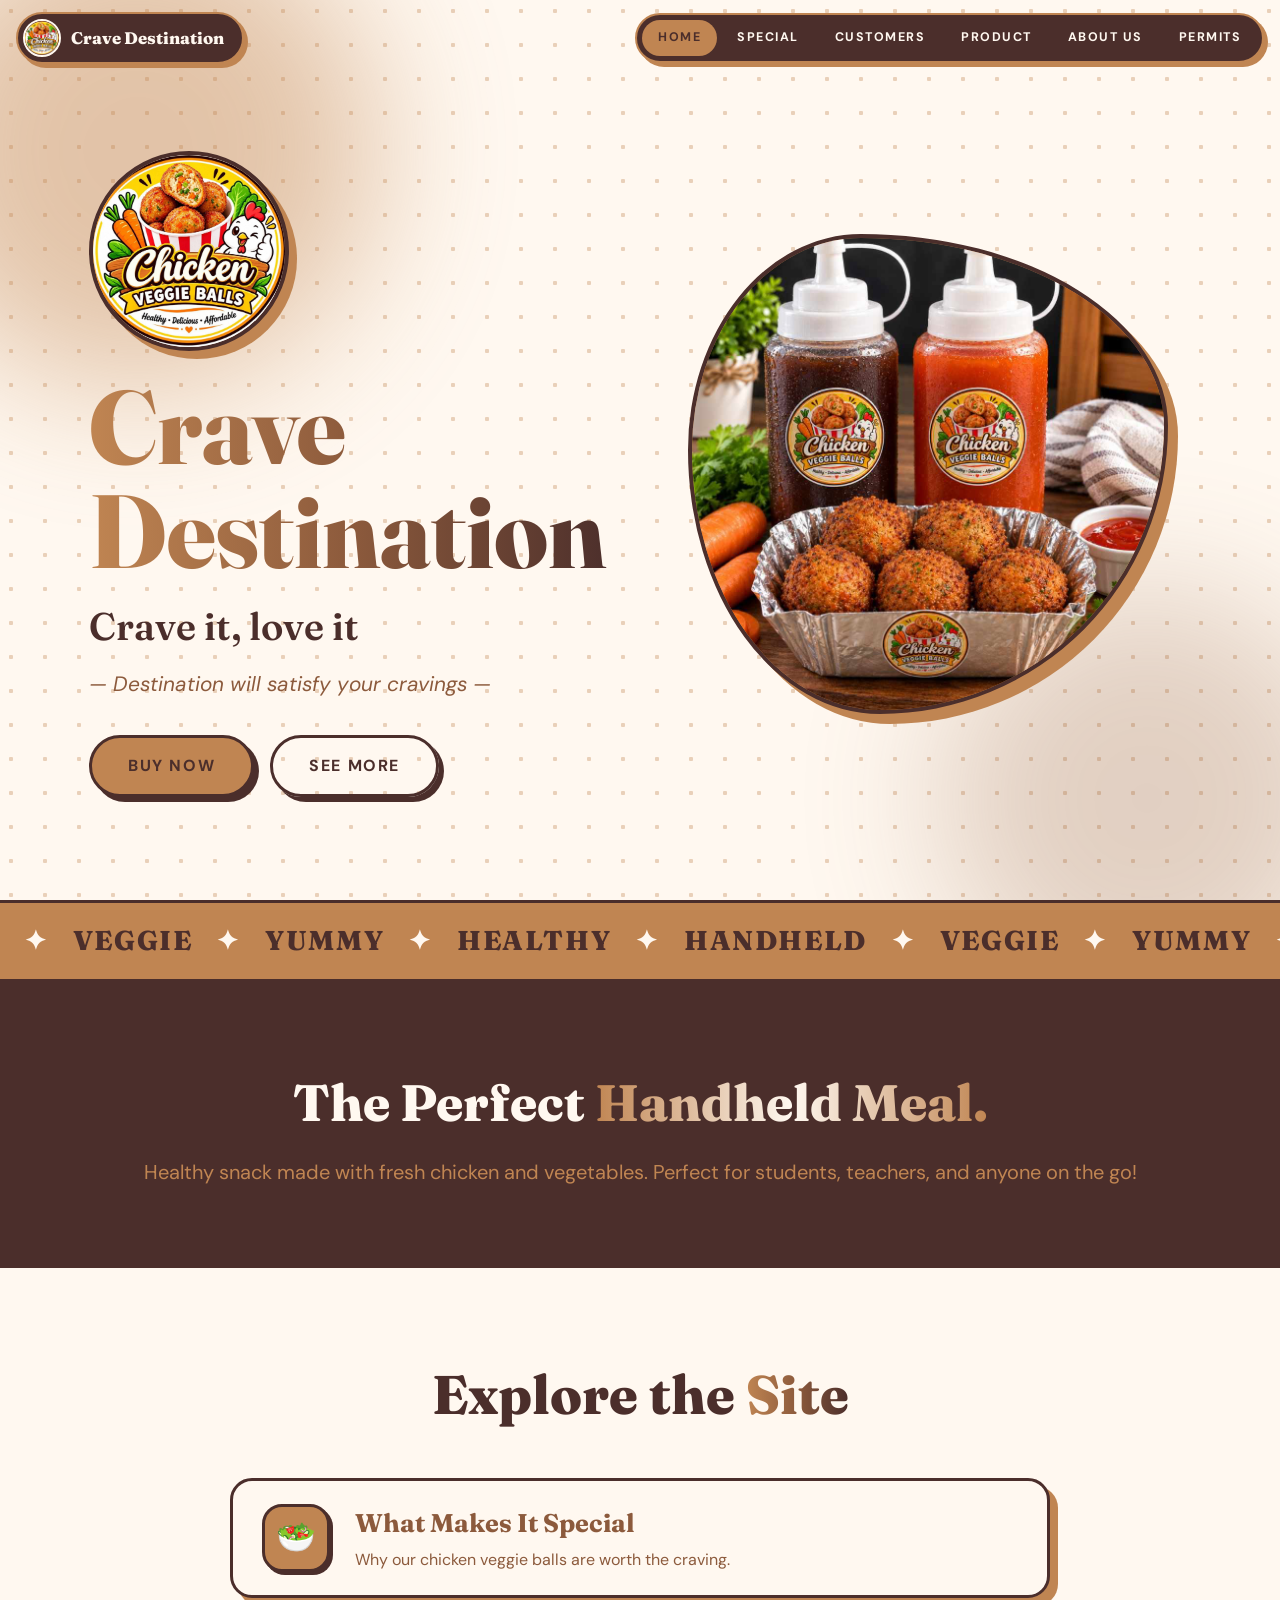
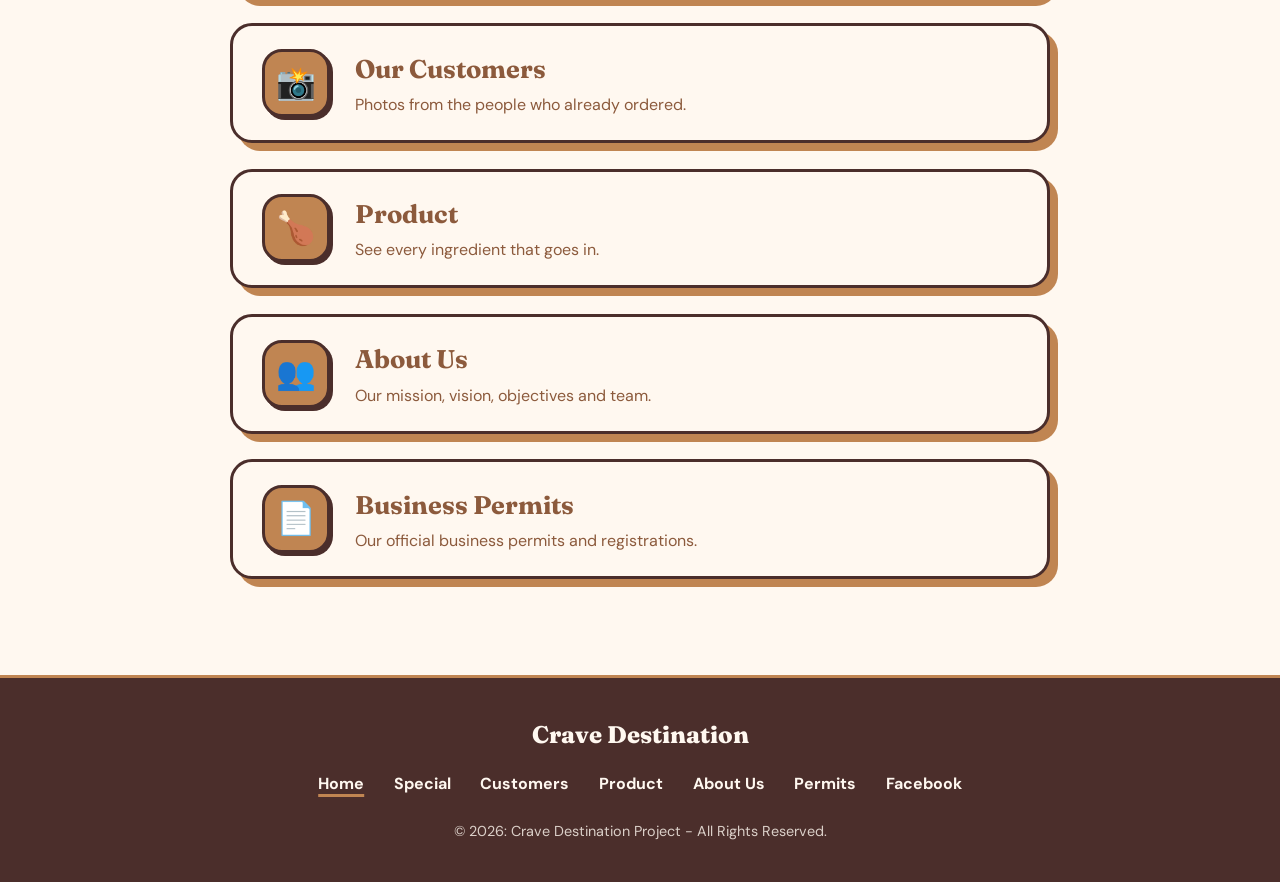
<file: index.html>
<!DOCTYPE html>
<html lang="en">
<head>
<meta charset="UTF-8">
<meta name="viewport" content="width=device-width, initial-scale=1.0">
<title>Crave Destination</title>
<link href="https://fonts.googleapis.com/css2?family=Fraunces:wght@600;800&family=DM+Sans:ital,wght@0,400;0,500;0,700;1,400&display=swap" rel="stylesheet">
<link rel="stylesheet" href="style.css">
</head>
<body data-page="home">

<a class="skip" href="#main">Skip to content</a>

<!-- Animated background -->
<div class="bg"><div class="dots"></div><div class="blob b1"></div><div class="blob b2"></div><div id="crumbs"></div></div>

<!-- Header + navigation: built from the "pages" list in content.js -->
<header class="site-head" id="site-head"></header>

<noscript><p class="center" style="padding:8rem 1rem">Please turn on JavaScript to view this site.</p></noscript>

<main id="main">
  <section class="hero"><div class="wrap g2" id="hero"></div></section>

  <div class="marquee" aria-hidden="true"><div id="marq"></div></div>

  <section class="s-choc center banner"><div class="wrap" id="banner"></div></section>

  <section id="explore"><div class="wrap" id="explore-list"></div></section>
</main>

<footer class="site-foot" id="footer"></footer>

<script src="content.js"></script>
<script src="script.js"></script>
</body>
</html>
</file>
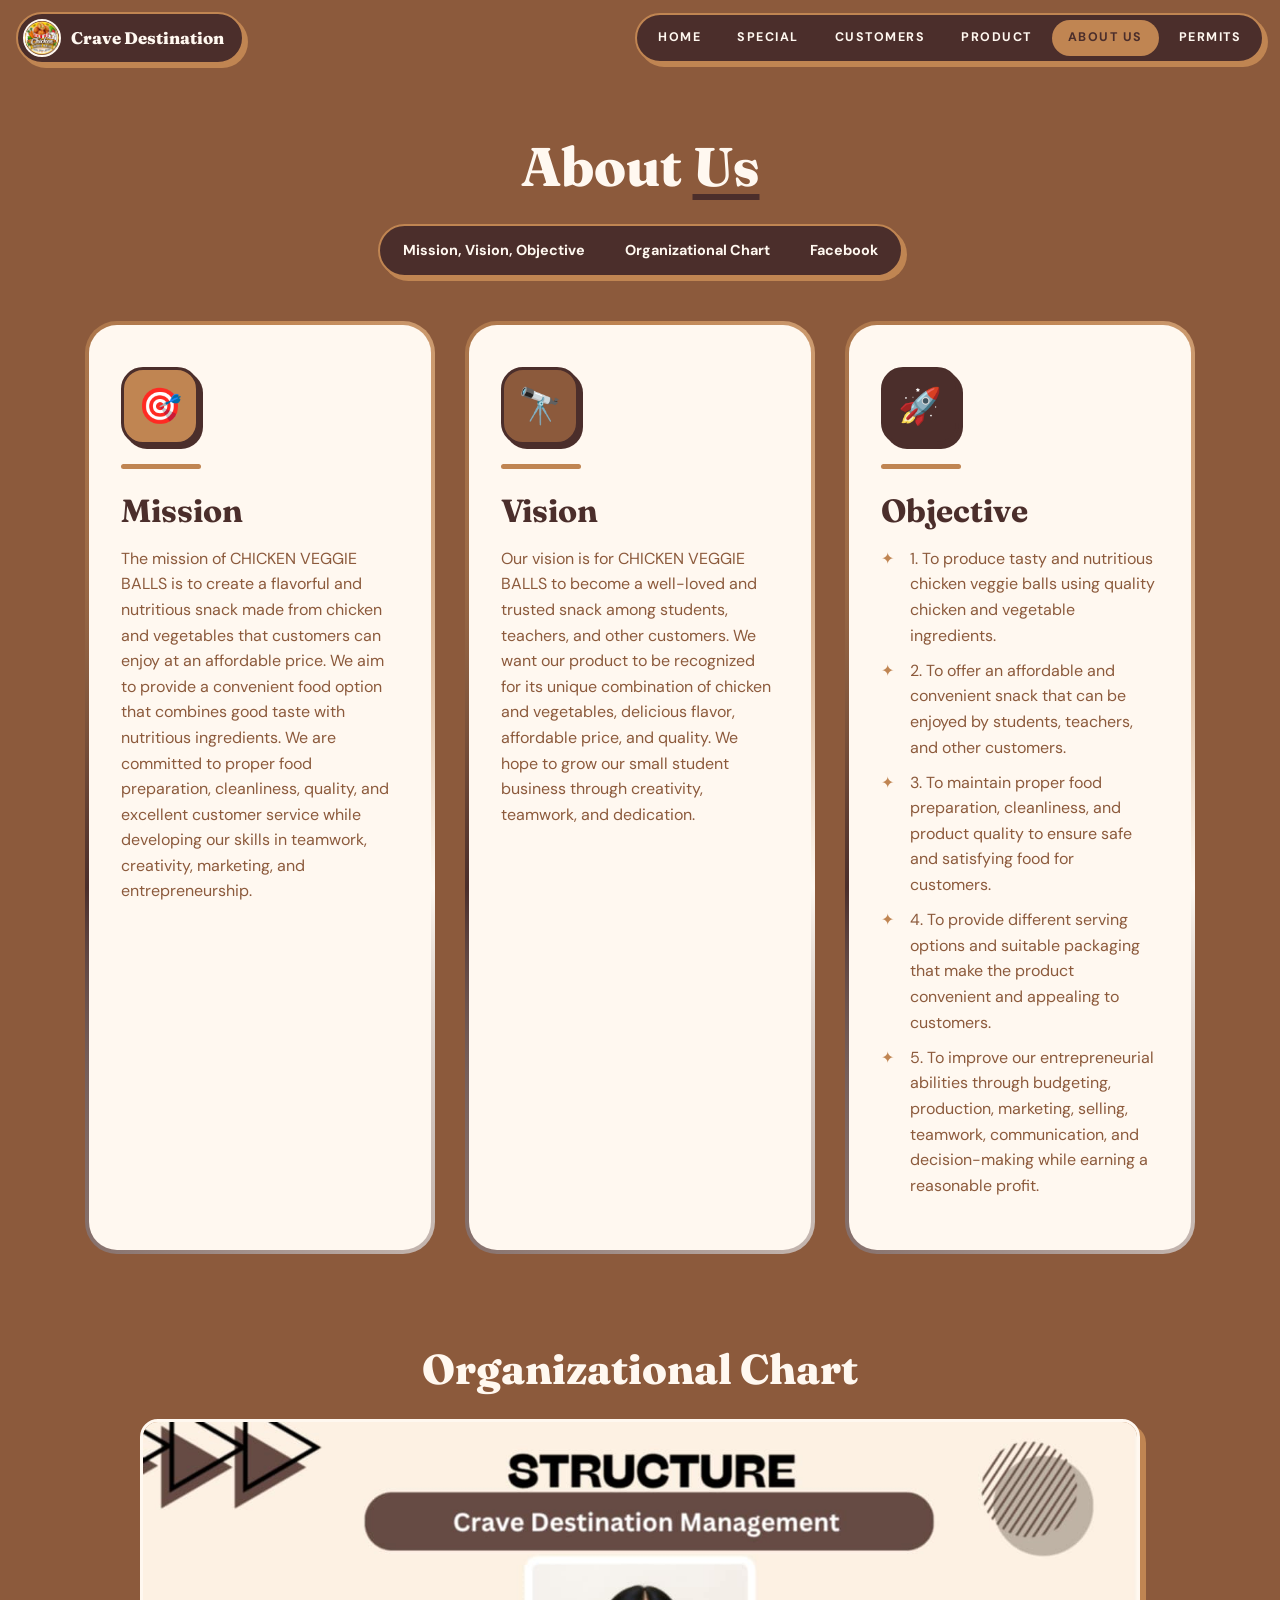
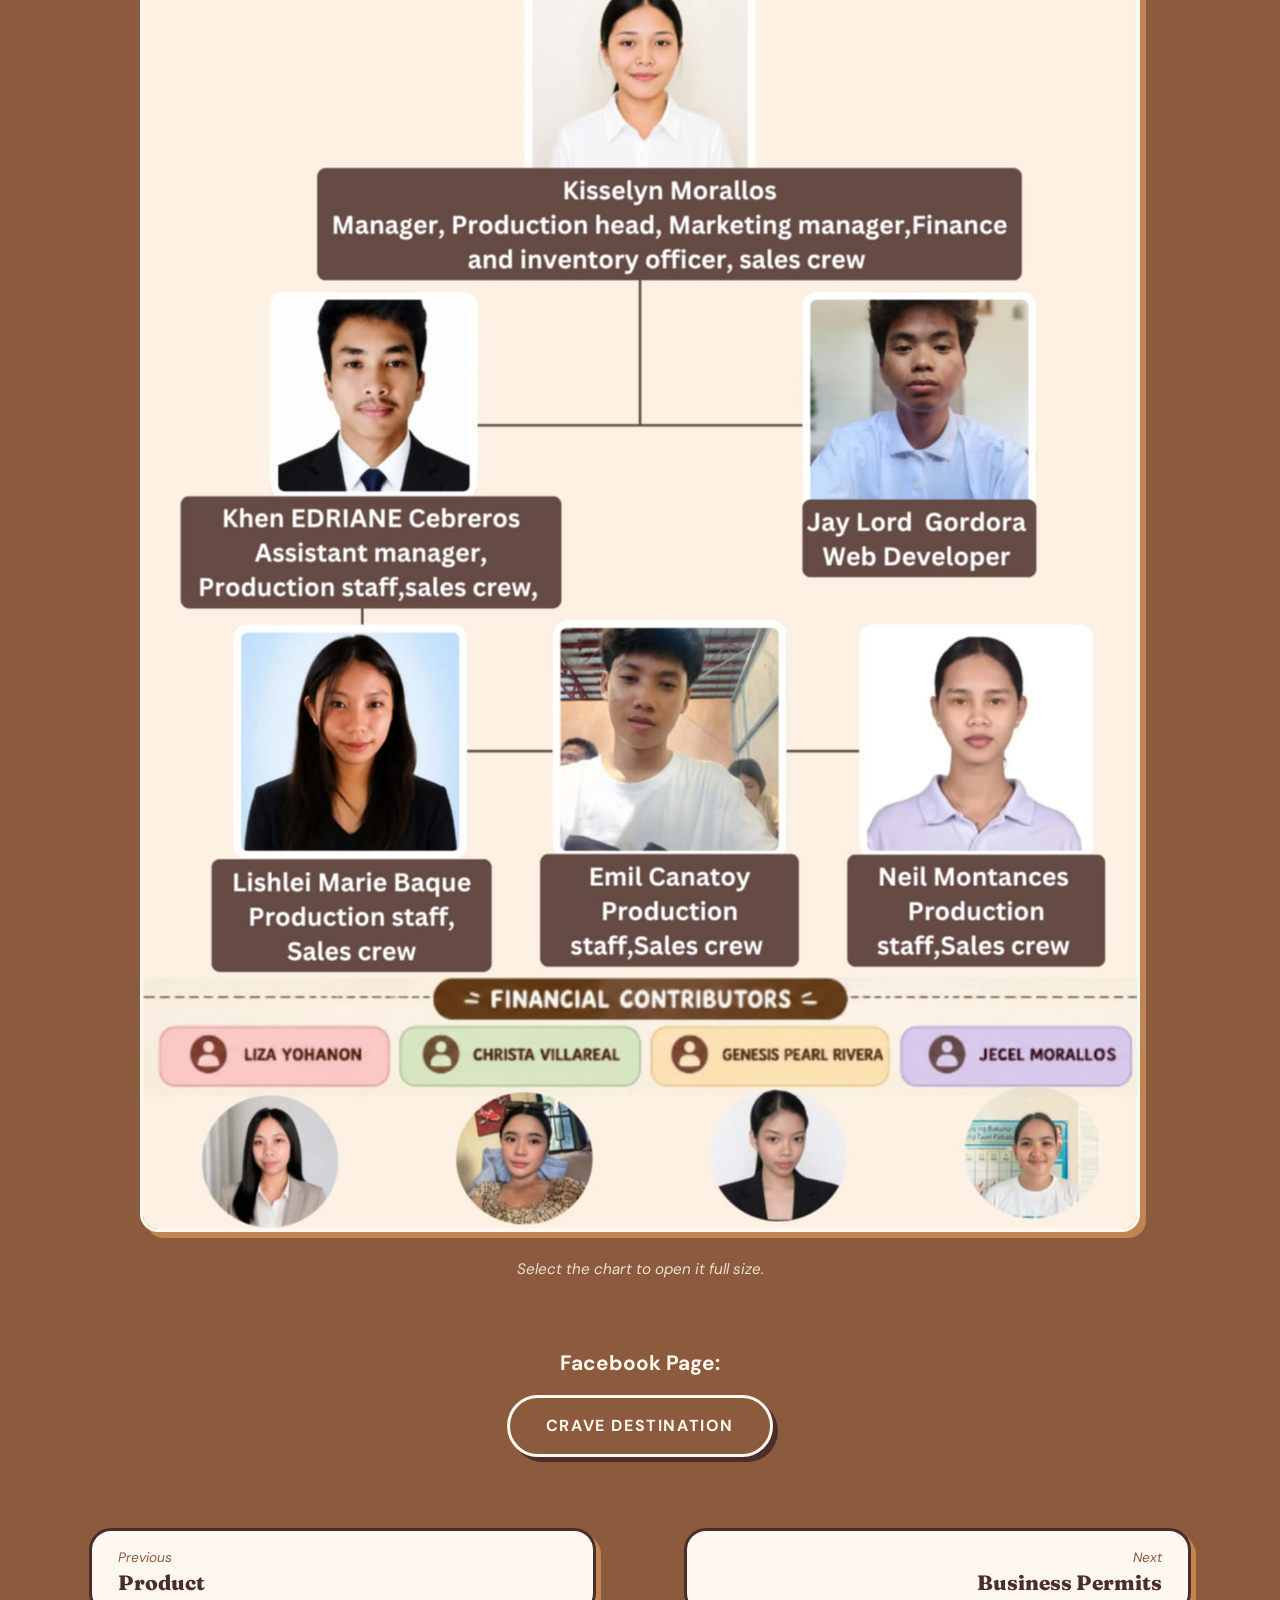
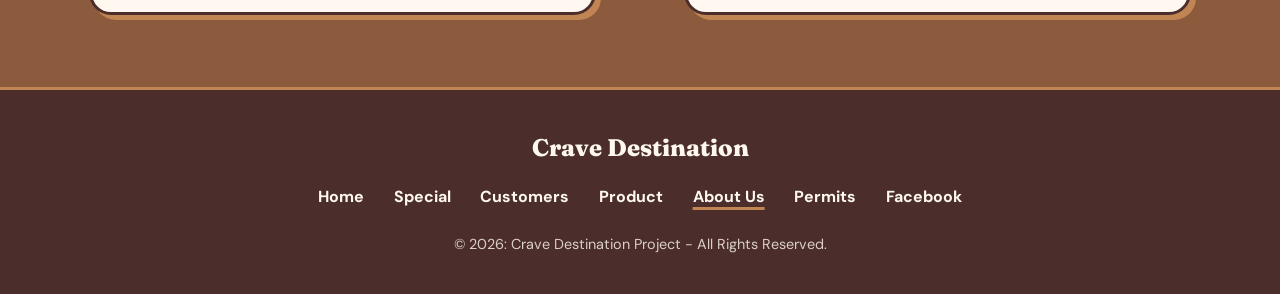
<file: about.html>
<!DOCTYPE html>
<html lang="en">
<head>
<meta charset="UTF-8">
<meta name="viewport" content="width=device-width, initial-scale=1.0">
<title>Crave Destination</title>
<link href="https://fonts.googleapis.com/css2?family=Fraunces:wght@600;800&family=DM+Sans:ital,wght@0,400;0,500;0,700;1,400&display=swap" rel="stylesheet">
<link rel="stylesheet" href="style.css">
</head>
<body data-page="about">

<a class="skip" href="#main">Skip to content</a>

<!-- Animated background -->
<div class="bg"><div class="dots"></div><div class="blob b1"></div><div class="blob b2"></div><div id="crumbs"></div></div>

<!-- Header + navigation: built from the "pages" list in content.js -->
<header class="site-head" id="site-head"></header>

<noscript><p class="center" style="padding:8rem 1rem">Please turn on JavaScript to view this site.</p></noscript>

<main id="main" class="s-brown">
  <section class="pg"><div class="wrap" id="content"></div></section>
  <nav class="pager" id="pager" aria-label="Previous and next page"></nav>
</main>

<footer class="site-foot" id="footer"></footer>

<script src="content.js"></script>
<script src="script.js"></script>
</body>
</html>
</file>
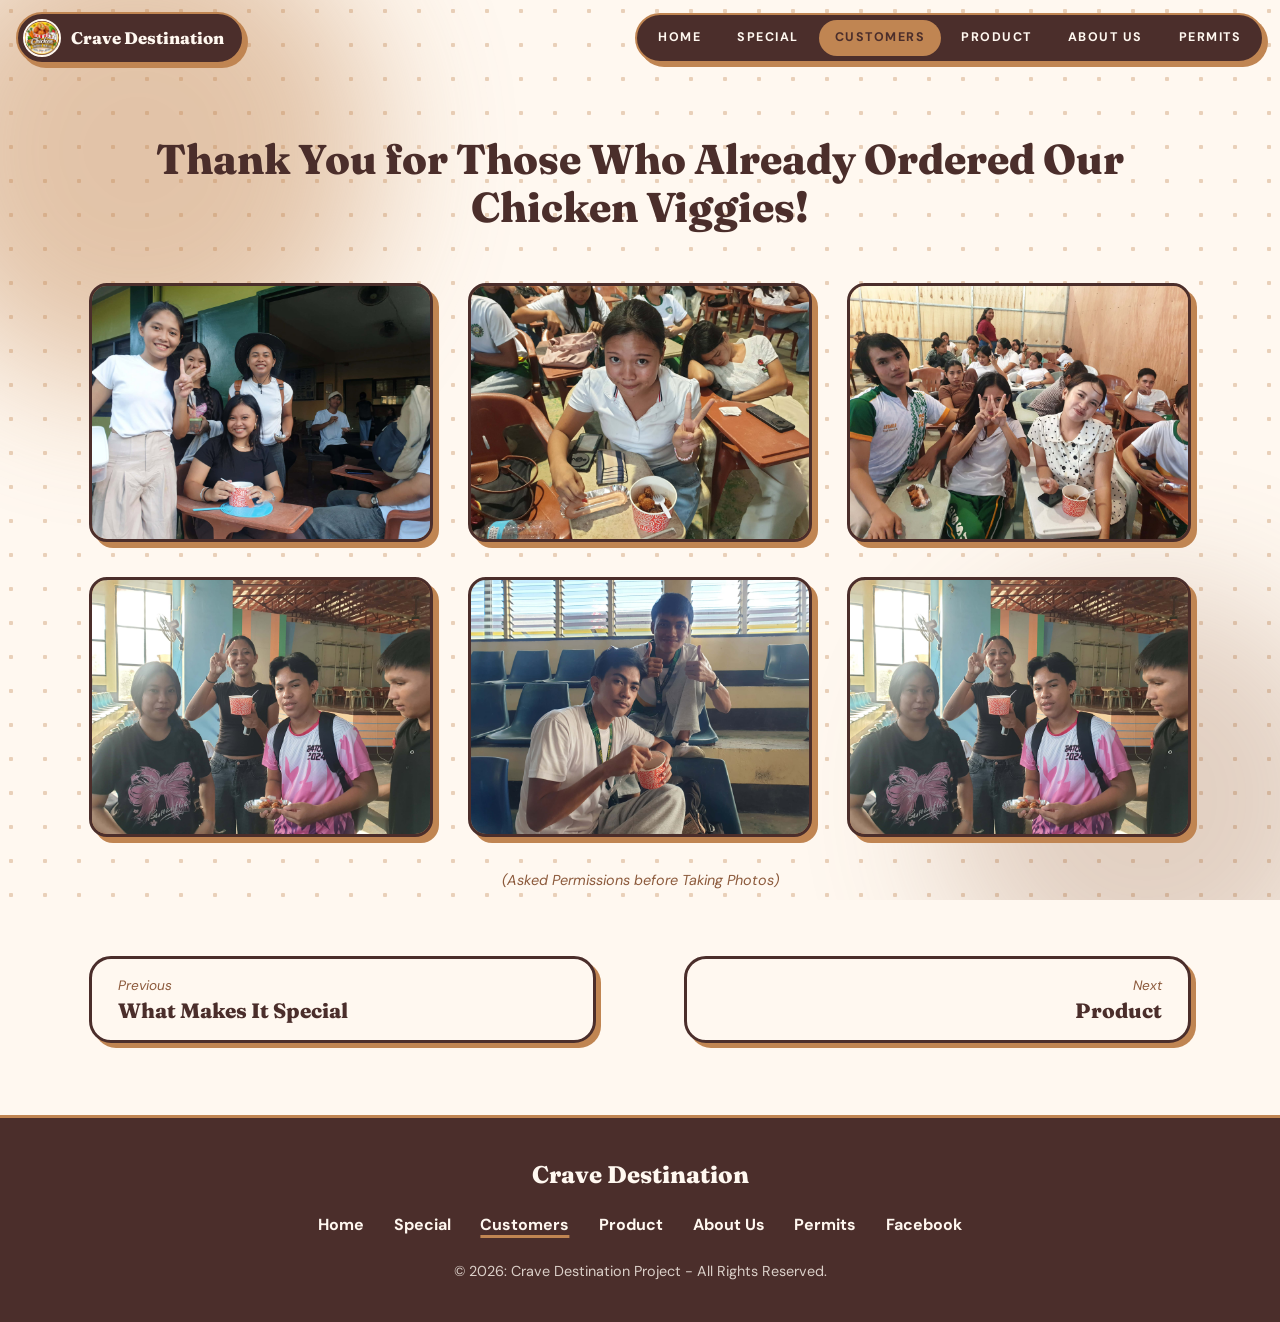
<file: customers.html>
<!DOCTYPE html>
<html lang="en">
<head>
<meta charset="UTF-8">
<meta name="viewport" content="width=device-width, initial-scale=1.0">
<title>Crave Destination</title>
<link href="https://fonts.googleapis.com/css2?family=Fraunces:wght@600;800&family=DM+Sans:ital,wght@0,400;0,500;0,700;1,400&display=swap" rel="stylesheet">
<link rel="stylesheet" href="style.css">
</head>
<body data-page="customers">

<a class="skip" href="#main">Skip to content</a>

<!-- Animated background -->
<div class="bg"><div class="dots"></div><div class="blob b1"></div><div class="blob b2"></div><div id="crumbs"></div></div>

<!-- Header + navigation: built from the "pages" list in content.js -->
<header class="site-head" id="site-head"></header>

<noscript><p class="center" style="padding:8rem 1rem">Please turn on JavaScript to view this site.</p></noscript>

<main id="main">
  <section class="pg"><div class="wrap" id="content"></div></section>
  <nav class="pager" id="pager" aria-label="Previous and next page"></nav>
</main>

<footer class="site-foot" id="footer"></footer>

<script src="content.js"></script>
<script src="script.js"></script>
</body>
</html>
</file>
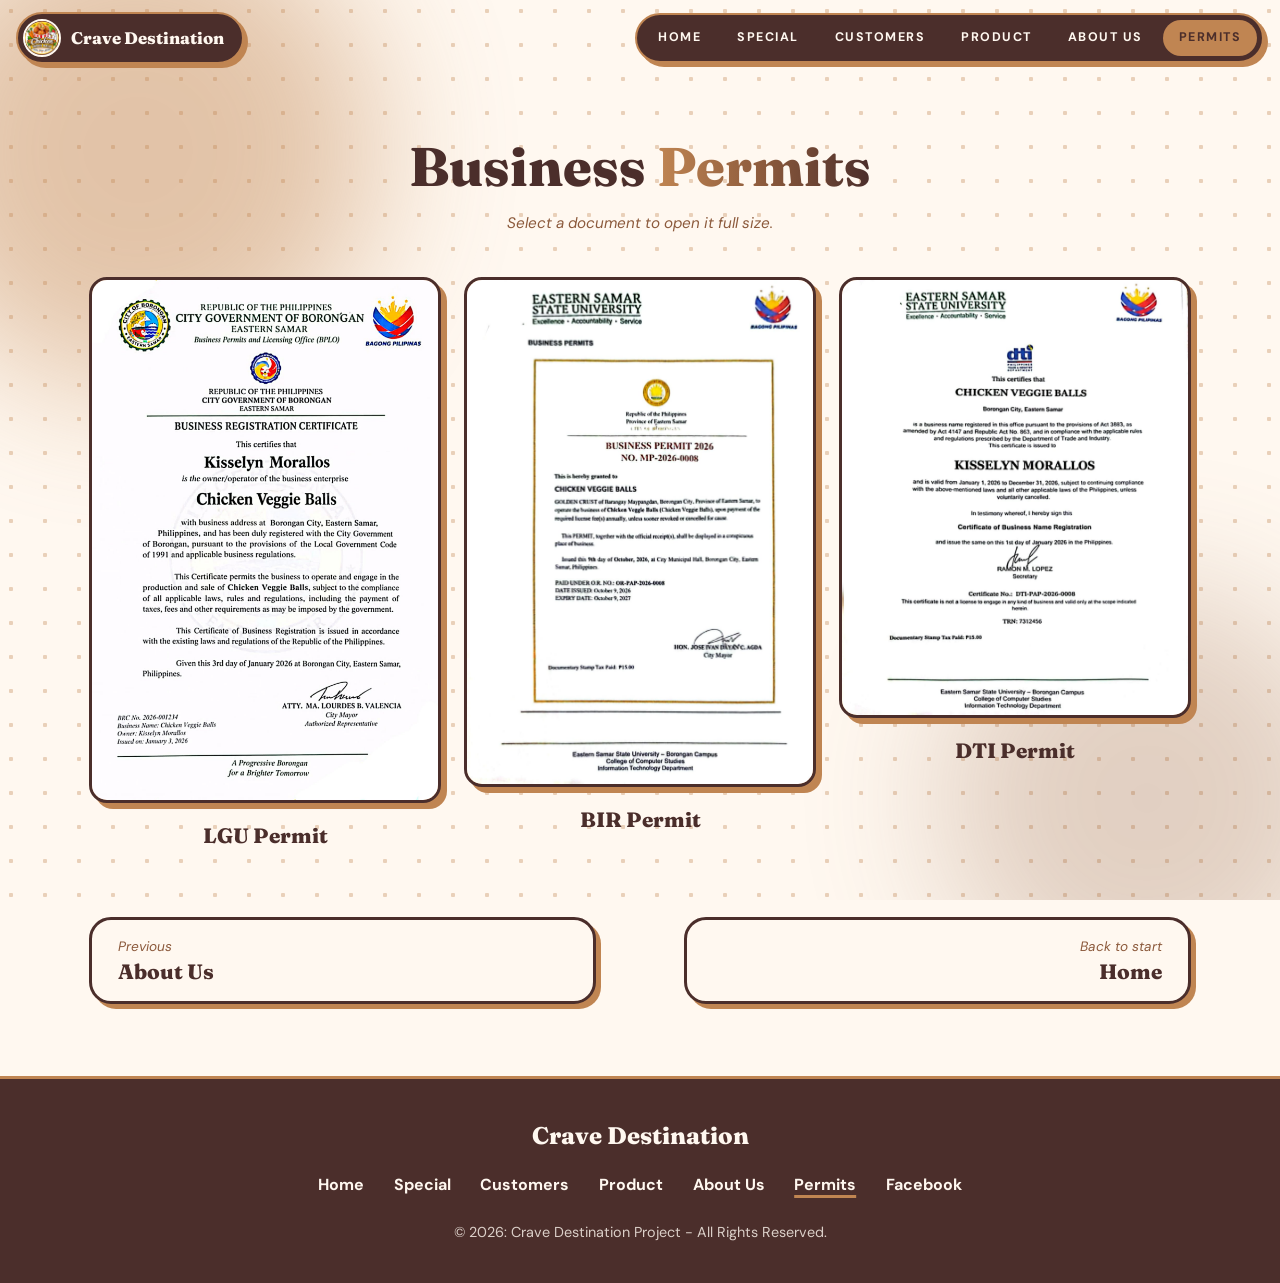
<file: permits.html>
<!DOCTYPE html>
<html lang="en">
<head>
<meta charset="UTF-8">
<meta name="viewport" content="width=device-width, initial-scale=1.0">
<title>Crave Destination</title>
<link href="https://fonts.googleapis.com/css2?family=Fraunces:wght@600;800&family=DM+Sans:ital,wght@0,400;0,500;0,700;1,400&display=swap" rel="stylesheet">
<link rel="stylesheet" href="style.css">
</head>
<body data-page="permits">

<a class="skip" href="#main">Skip to content</a>

<!-- Animated background -->
<div class="bg"><div class="dots"></div><div class="blob b1"></div><div class="blob b2"></div><div id="crumbs"></div></div>

<!-- Header + navigation: built from the "pages" list in content.js -->
<header class="site-head" id="site-head"></header>

<noscript><p class="center" style="padding:8rem 1rem">Please turn on JavaScript to view this site.</p></noscript>

<main id="main">
  <section class="pg"><div class="wrap" id="content"></div></section>
  <nav class="pager" id="pager" aria-label="Previous and next page"></nav>
</main>

<footer class="site-foot" id="footer"></footer>

<script src="content.js"></script>
<script src="script.js"></script>
</body>
</html>
</file>
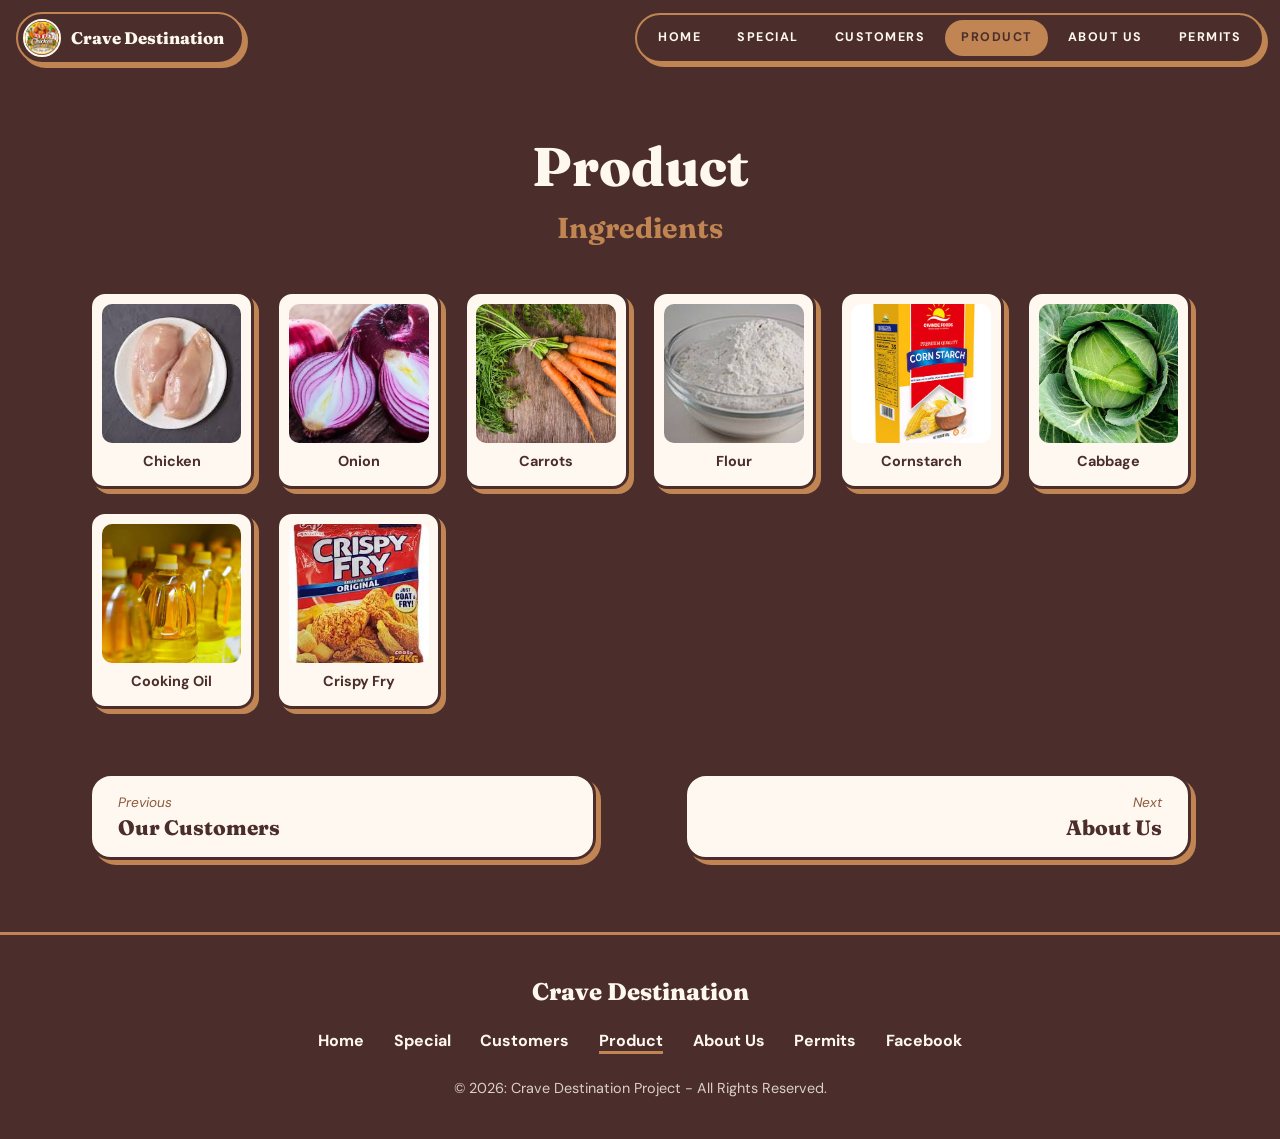
<file: product.html>
<!DOCTYPE html>
<html lang="en">
<head>
<meta charset="UTF-8">
<meta name="viewport" content="width=device-width, initial-scale=1.0">
<title>Crave Destination</title>
<link href="https://fonts.googleapis.com/css2?family=Fraunces:wght@600;800&family=DM+Sans:ital,wght@0,400;0,500;0,700;1,400&display=swap" rel="stylesheet">
<link rel="stylesheet" href="style.css">
</head>
<body data-page="product">

<a class="skip" href="#main">Skip to content</a>

<!-- Animated background -->
<div class="bg"><div class="dots"></div><div class="blob b1"></div><div class="blob b2"></div><div id="crumbs"></div></div>

<!-- Header + navigation: built from the "pages" list in content.js -->
<header class="site-head" id="site-head"></header>

<noscript><p class="center" style="padding:8rem 1rem">Please turn on JavaScript to view this site.</p></noscript>

<main id="main" class="s-choc">
  <section class="pg"><div class="wrap" id="content"></div></section>
  <nav class="pager" id="pager" aria-label="Previous and next page"></nav>
</main>

<footer class="site-foot" id="footer"></footer>

<script src="content.js"></script>
<script src="script.js"></script>
</body>
</html>
</file>
<file: style.css>
/* PALETTE (Color Hunt): cream #FFF8F0, caramel #C08552, brown #8C5A3C, chocolate #4B2E2B */
:root{--cream:#FFF8F0;--caramel:#C08552;--brown:#8C5A3C;--choc:#4B2E2B}
@property --ang{syntax:'<angle>';initial-value:0deg;inherits:false}
*{box-sizing:border-box;margin:0;padding:0}
html{scroll-behavior:smooth}
body{background:var(--cream);color:var(--choc);font-family:'DM Sans',sans-serif;line-height:1.6;overflow-x:hidden}
h1,h2,h3,.serif{font-family:'Fraunces',serif}
img{max-width:100%;display:block}
a{text-decoration:none;color:inherit}
ul{list-style:none}
.wrap{max-width:1150px;margin:0 auto;padding:0 1.5rem}
section{padding:6rem 0;scroll-margin-top:3rem}
.center{text-align:center}
.s-choc{background:var(--choc);color:var(--cream)}
.s-brown{background:var(--brown);color:var(--cream)}
.g3{display:grid;grid-template-columns:repeat(3,1fr);gap:2.2rem}
.g2{display:grid;grid-template-columns:1fr 1fr;gap:3rem;align-items:center}
.ingr{display:grid;grid-template-columns:repeat(auto-fill,minmax(140px,1fr));gap:1.4rem}
.gal{display:grid;grid-template-columns:repeat(4,1fr);gap:1.4rem}
.span2{grid-column:span 2}.ar34{aspect-ratio:3/4}.ar169{aspect-ratio:16/9}
.permits{display:grid;grid-template-columns:repeat(4,1fr);gap:1.4rem}
@media(max-width:850px){.g3,.g2{grid-template-columns:1fr}.gal,.permits{grid-template-columns:repeat(2,1fr)}}

/* ANIMATED BACKGROUND */
.bg{position:fixed;inset:0;z-index:-1;overflow:hidden;background:var(--cream)}
.dots{position:absolute;inset:-40px;background-image:radial-gradient(var(--caramel) 2px,transparent 2.5px);background-size:34px 34px;opacity:.35;animation:dots 8s linear infinite}
@keyframes dots{to{transform:translate(34px,34px)}}
.blob{position:absolute;border-radius:50%;filter:blur(70px);animation:drift 16s ease-in-out infinite alternate}
.b1{width:480px;height:480px;background:var(--caramel);opacity:.45;top:-10%;left:-8%}
.b2{width:420px;height:420px;background:var(--brown);opacity:.25;bottom:-12%;right:-6%;animation-duration:21s}
@keyframes drift{to{transform:translate(140px,90px) scale(1.25)}}
.crumb{position:absolute;bottom:-30px;border-radius:30%;background:var(--brown);animation:rise linear infinite}
@keyframes rise{to{transform:translateY(-115vh) rotate(360deg)}}


/* BUTTONS */
.btn{position:relative;display:inline-block;overflow:hidden;padding:15px 36px;border-radius:999px;background:var(--caramel);color:var(--choc);border:3px solid var(--choc);box-shadow:5px 5px 0 var(--choc);font-weight:700;letter-spacing:.1em;text-transform:uppercase;transition:transform .2s,box-shadow .2s,background .2s;animation:hop 3.5s ease-in-out infinite}
.btn::after{content:"";position:absolute;top:0;left:-70%;width:40%;height:100%;background:rgba(255,255,255,.55);transform:skewX(-22deg);transition:left .6s}
.btn:hover{transform:translate(-3px,-3px) scale(1.04);box-shadow:8px 8px 0 var(--choc);background:var(--cream);animation:none}
.btn:hover::after{left:140%}
.btn:active{transform:translate(3px,3px);box-shadow:1px 1px 0 var(--choc)}
@keyframes hop{0%,85%,100%{transform:none}90%{transform:translateY(-8px)}95%{transform:translateY(0)}}
.btn-ghost{background:transparent;animation:none}
.btn-ghost:hover{background:var(--choc);color:var(--cream)}
.s-brown .btn,.s-choc .btn{border-color:var(--cream);box-shadow:5px 5px 0 var(--choc)}
.s-brown .btn-ghost{color:var(--cream)}
.s-brown .btn-ghost:hover{background:var(--cream);color:var(--choc)}

/* GENERIC */
.title{font-size:clamp(2rem,5vw,3.4rem);font-weight:800;text-align:center;margin-bottom:3.2rem;line-height:1.15}
.grad{background:linear-gradient(90deg,var(--caramel),var(--brown),var(--choc),var(--brown),var(--caramel));background-size:200%;-webkit-background-clip:text;background-clip:text;color:transparent;animation:flow 6s linear infinite}
.s-choc .grad{background-image:linear-gradient(90deg,var(--caramel),var(--cream),var(--caramel),var(--cream),var(--caramel));background-size:200%;-webkit-background-clip:text;background-clip:text}
.s-brown .grad{background:none;color:var(--cream);animation:none;text-decoration:underline;text-decoration-color:var(--choc);text-decoration-thickness:6px;text-underline-offset:8px}
@keyframes flow{to{background-position:200% 0}}
.reveal{opacity:0;transform:translateY(40px);transition:opacity .8s,transform .8s}
.reveal.in{opacity:1;transform:none}
.float{animation:float 5s ease-in-out infinite}
@keyframes float{50%{transform:translateY(-14px) rotate(2deg)}}
.card{background:var(--cream);color:var(--choc);border:3px solid var(--choc);border-radius:22px;box-shadow:8px 8px 0 var(--caramel);padding:2.4rem;transition:transform .3s,box-shadow .3s}
.card:hover{transform:translate(-5px,-5px);box-shadow:13px 13px 0 var(--caramel)}
.card h3{font-size:1.6rem;margin-bottom:.7rem;color:var(--brown)}
.photo{border:3px solid var(--choc);border-radius:18px;overflow:hidden;box-shadow:6px 6px 0 var(--caramel);transition:transform .3s,box-shadow .3s;background:var(--caramel)}
.s-choc .photo,.s-brown .photo{border-color:var(--cream);box-shadow:6px 6px 0 var(--caramel)}
.photo img{width:100%;height:100%;object-fit:cover;transition:transform .6s}
.photo:hover{transform:translate(-4px,-4px);box-shadow:10px 10px 0 var(--caramel)}
.photo:hover img{transform:scale(1.08)}
.hero{min-height:100vh;display:flex;align-items:center;padding:7rem 0 4rem}
.logo{height:200px;width:200px;border-radius:50%;object-fit:cover;transform-origin:center;background:#fff;border:4px solid var(--choc);box-shadow:8px 8px 0 var(--caramel);margin-bottom:1.5rem}
.hero h1{font-size:clamp(3.4rem,9vw,6.5rem);font-weight:800;line-height:1;margin-bottom:.8rem}
.blobimg{aspect-ratio:1;max-width:480px;margin:auto;overflow:hidden;border:4px solid var(--choc);box-shadow:10px 10px 0 var(--caramel);background:var(--caramel);border-radius:36% 64% 60% 40%/45% 40% 60% 55%;animation:morph 9s ease-in-out infinite,float 6s ease-in-out infinite}
.blobimg img{width:100%;height:100%;object-fit:cover}
@keyframes morph{50%{border-radius:60% 40% 35% 65%/60% 55% 45% 40%}}
.ingr .card{padding:.6rem;text-align:center;box-shadow:5px 5px 0 var(--caramel);border-radius:16px}
.ingr .card img{width:100%;aspect-ratio:1;object-fit:cover;border-radius:10px}
.ingr .card p{font-weight:700;font-size:.9rem;margin:.4rem 0 .2rem}

/* MARQUEE */
.marquee{overflow:hidden;white-space:nowrap;padding:1rem 0;background:var(--caramel);border-block:3px solid var(--choc)}
.marquee div{display:inline-block;animation:scroll 24s linear infinite;font-family:'Fraunces',serif;font-size:1.7rem;font-weight:800;text-transform:uppercase;letter-spacing:.06em;color:var(--choc)}
.marquee span{margin:0 1.5rem;color:var(--cream)}
@keyframes scroll{to{transform:translateX(-50%)}}

/* MISSION / VISION / OBJECTIVE */
.mvo-grid{display:grid;grid-template-columns:repeat(3,1fr);gap:2.4rem;text-align:left;margin-bottom:6rem;perspective:1000px}
@media(max-width:850px){.mvo-grid{grid-template-columns:1fr}}
.mvo{position:relative;isolation:isolate;padding:2.6rem 2rem;border-radius:28px;color:var(--choc);transition:transform .35s;transform-style:preserve-3d}
.mvo::before{content:"";position:absolute;inset:-4px;z-index:-2;border-radius:32px;background:conic-gradient(from var(--ang),var(--caramel),var(--cream),var(--choc),var(--caramel));animation:spin 4s linear infinite}
.mvo::after{content:"";position:absolute;inset:0;z-index:-1;border-radius:28px;background:var(--cream)}
@keyframes spin{to{--ang:360deg}}
.mvo:hover{transform:translateY(-10px) scale(1.03)}
.mvo .ico{width:78px;height:78px;border-radius:22px;display:grid;place-items:center;font-size:2.2rem;margin-bottom:1.2rem;background:var(--caramel);border:3px solid var(--choc);box-shadow:4px 4px 0 var(--choc);animation:bob 3s ease-in-out infinite}
.mvo:nth-child(2) .ico{animation-delay:.4s;background:var(--brown)}
.mvo:nth-child(3) .ico{animation-delay:.8s;background:var(--choc)}
@keyframes bob{50%{transform:translateY(-10px) rotate(-6deg)}}
.mvo h3{font-size:2rem;margin-bottom:.6rem;color:var(--choc)}
.mvo p,.mvo li{color:var(--brown)}
.mvo .bar{height:5px;width:0;border-radius:5px;background:var(--caramel);margin-bottom:1rem;transition:width 1.4s .3s}
.mvo.in .bar{width:80px}
.mvo li{position:relative;padding-left:1.8rem;margin:.6rem 0;opacity:0;transform:translateX(-20px);transition:.6s}
.mvo li::before{content:"✦";position:absolute;left:0;color:var(--caramel);animation:twinkle 2s infinite}
@keyframes twinkle{50%{opacity:.3;transform:scale(1.4)}}
.mvo.in li{opacity:1;transform:none}
.mvo.in li:nth-child(1){transition-delay:.3s}.mvo.in li:nth-child(2){transition-delay:.55s}.mvo.in li:nth-child(3){transition-delay:.8s}

footer{background:var(--choc);color:var(--cream);text-align:center;padding:2rem 1rem}
@media (prefers-reduced-motion:reduce){*{animation:none!important;transition:none!important}.reveal,.mvo li{opacity:1;transform:none}}

/* =====================================================================
   MULTI-PAGE ADDITIONS
   ===================================================================== */
body{display:flex;flex-direction:column;min-height:100vh}
main{flex:1}
main.s-choc,main.s-brown{display:flex;flex-direction:column}
main.s-choc>.pg,main.s-brown>.pg{flex:1}
.pg{padding:8.5rem 0 3rem}
.banner{padding:5rem 0}
.note{font-size:.95rem;font-style:italic;color:var(--brown);margin-top:1.6rem}
.s-choc .note,.s-brown .note{color:var(--cream);opacity:.85}
.card h2{font-size:1.6rem;margin-bottom:.7rem;color:var(--brown)}
.mvo h2{font-size:2rem;margin-bottom:.6rem;color:var(--choc)}
a.photo{display:block}

/* Keyboard focus: visible on every background */
a:focus-visible,button:focus-visible{outline:3px solid var(--choc);outline-offset:3px}
.s-choc :focus-visible,.s-brown :focus-visible,.site-head :focus-visible,.site-foot :focus-visible{outline-color:var(--cream)}
.skip{position:absolute;left:12px;top:-80px;z-index:100;padding:10px 18px;border:3px solid var(--choc);border-radius:999px;background:var(--cream);color:var(--choc);font-weight:700}
.skip:focus{top:12px}

/* HEADER + MAIN MENU */
.site-head{position:fixed;top:12px;left:16px;right:16px;z-index:50;display:flex;align-items:center;justify-content:space-between;gap:12px;pointer-events:none}
.site-head>*{pointer-events:auto}
.brand{display:flex;align-items:center;gap:10px;padding:5px 18px 5px 5px;border-radius:999px;background:var(--choc);color:var(--cream);box-shadow:4px 4px 0 var(--caramel);font-family:'Fraunces',serif;font-weight:800;font-size:1.05rem;line-height:1;white-space:nowrap}
.brand img{width:38px;height:38px;border-radius:50%;object-fit:cover;background:#fff;border:2px solid var(--cream)}
.site-nav{display:flex;gap:4px;padding:5px;border-radius:999px;background:var(--choc);box-shadow:4px 4px 0 var(--caramel)}
.site-nav a{padding:8px 16px;border-radius:999px;font-size:.78rem;font-weight:700;letter-spacing:.12em;text-transform:uppercase;color:var(--cream);transition:background .25s,color .25s}
.site-nav a:hover{background:var(--caramel);color:var(--choc)}
.site-nav a[aria-current="page"]{background:var(--caramel);color:var(--choc)}
.menu-btn{display:none;padding:12px 22px;border:0;border-radius:999px;background:var(--choc);color:var(--cream);box-shadow:4px 4px 0 var(--caramel);font:inherit;font-size:.85rem;font-weight:700;letter-spacing:.1em;text-transform:uppercase;cursor:pointer}
@media(max-width:980px){
  .menu-btn{display:block}
  .site-nav{display:none;position:absolute;top:calc(100% + 10px);right:0;width:min(270px,100%);flex-direction:column;gap:2px;padding:8px;border-radius:26px}
  .site-head.open .site-nav{display:flex}
  .site-nav a{padding:13px 18px;font-size:.85rem}
}
@media(max-width:380px){.brand span{display:none}.brand{padding-right:5px}}

/* HOME: LIST OF PAGES */
.explore{display:grid;gap:1.6rem;max-width:820px;margin:0 auto}
.explore-row{display:flex;align-items:center;gap:1.6rem;padding:1.4rem 1.8rem}
.explore-row h3{margin-bottom:.15rem}
.explore-row p{color:var(--brown)}
.row-ico{flex:none;display:grid;place-items:center;width:68px;height:68px;border-radius:20px;font-size:2rem;background:var(--caramel);border:3px solid var(--choc);box-shadow:3px 3px 0 var(--choc)}

/* ABOUT: JUMP LINKS (stay in view while scrolling) */
.jump{position:sticky;top:84px;z-index:40;display:flex;gap:4px;width:max-content;max-width:100%;overflow-x:auto;margin:0 auto 3rem;padding:5px;border-radius:999px;background:var(--choc);box-shadow:4px 4px 0 var(--caramel)}
.jump a{flex:none;padding:8px 18px;border-radius:999px;font-size:.9rem;font-weight:700;color:var(--cream);transition:background .25s,color .25s}
.jump a:hover{background:var(--caramel);color:var(--choc)}
.mvo-grid,.anchor{scroll-margin-top:9.5rem}

/* PERMITS: show each full document with a caption */
.permits{grid-template-columns:repeat(3,1fr);align-items:start}
.permits .photo img{height:auto}
.permits figcaption{margin-top:1rem;text-align:center;font-family:'Fraunces',serif;font-size:1.3rem;font-weight:800}
@media(max-width:850px){.permits{grid-template-columns:repeat(2,1fr)}}
@media(max-width:560px){.permits{grid-template-columns:1fr}}

/* PREVIOUS / NEXT */
.pager{display:flex;justify-content:space-between;gap:1.2rem;max-width:1150px;width:100%;margin:0 auto;padding:1rem 1.5rem 4.5rem}
.pg-link{display:flex;flex-direction:column;gap:.15rem;flex:0 1 46%;padding:1rem 1.6rem;border:3px solid var(--choc);border-radius:22px;background:var(--cream);color:var(--choc);box-shadow:5px 5px 0 var(--caramel);transition:transform .25s,box-shadow .25s}
.pg-link:hover{transform:translate(-3px,-3px);box-shadow:8px 8px 0 var(--caramel)}
.pg-link.next{margin-left:auto;text-align:right}
.pg-dir{font-size:.85rem;font-style:italic;color:var(--brown)}
.pg-name{font-family:'Fraunces',serif;font-size:1.3rem;font-weight:800;line-height:1.2}
@media(max-width:560px){.pager{flex-direction:column}.pg-link{flex:none}.pg-link.next{margin-left:0}}

/* FOOTER */
.site-foot{border-top:3px solid var(--caramel);padding:2.4rem 1rem}
.foot-name{font-size:1.5rem;font-weight:800;margin-bottom:.8rem}
.foot-nav{display:flex;flex-wrap:wrap;justify-content:center;gap:.4rem 1.6rem;margin-bottom:1.2rem}
.foot-nav a{padding:4px 2px;font-weight:700;text-decoration:underline;text-decoration-color:transparent;text-underline-offset:5px;text-decoration-thickness:3px;transition:text-decoration-color .2s}
.foot-nav a:hover,.foot-nav a[aria-current="page"]{text-decoration-color:var(--caramel)}
.site-foot p:last-child{font-size:.9rem;opacity:.8}

/* Pills keep an edge on the dark Product / About pages */
.brand,.site-nav,.menu-btn,.jump{border:2px solid var(--caramel)}
</file>
